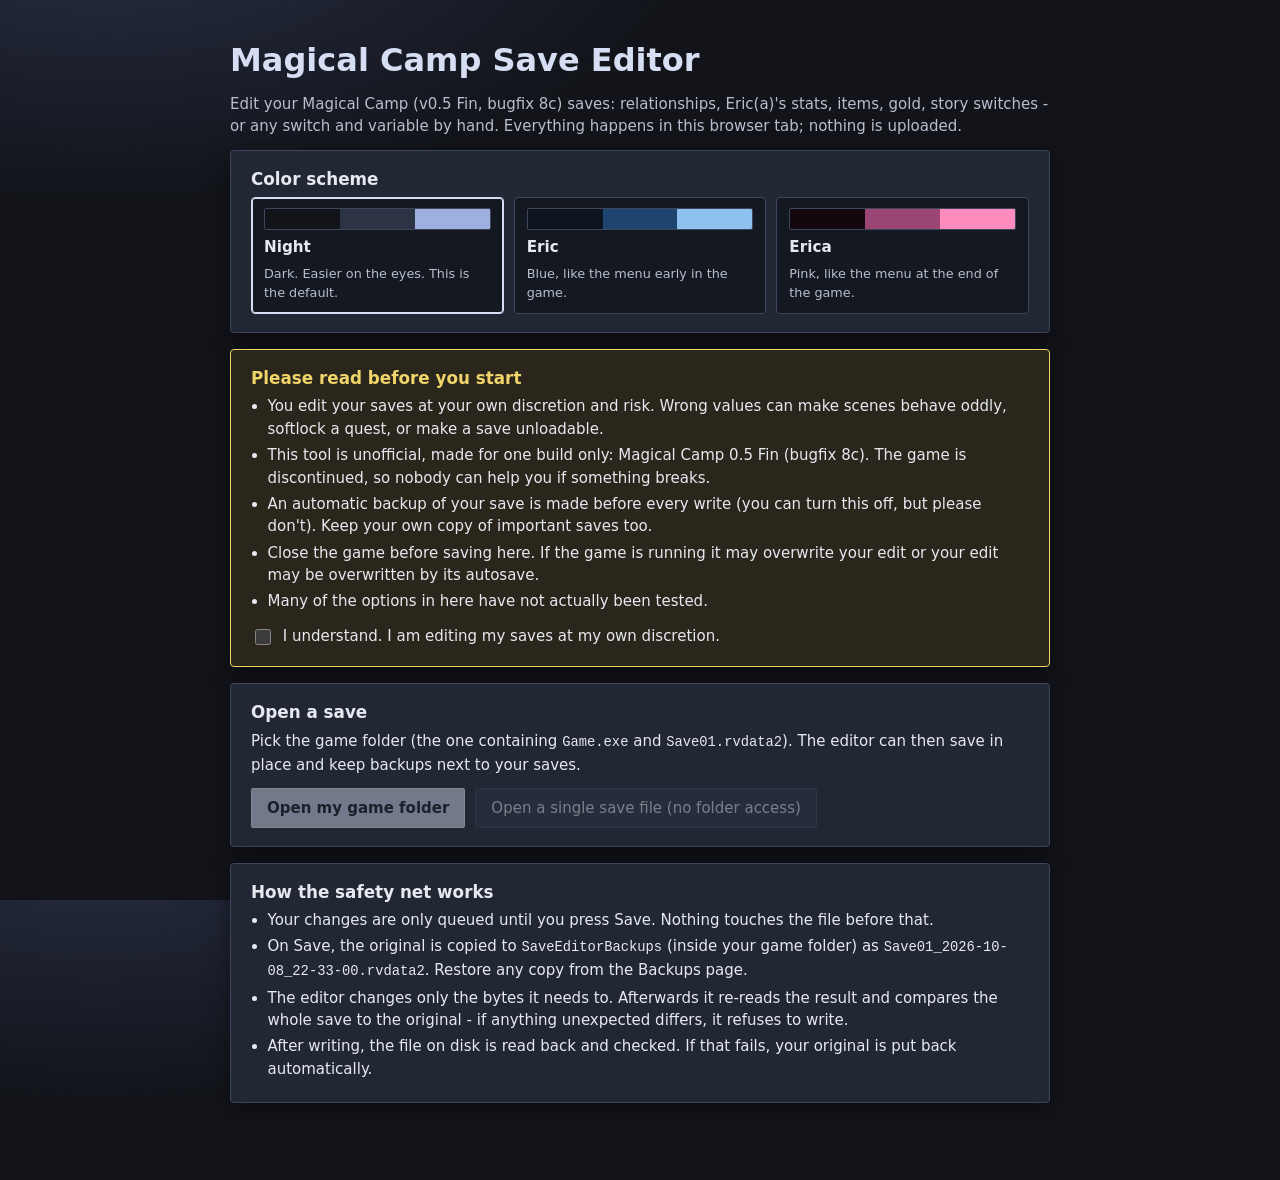
<file: index.html>
<!doctype html>
<html lang="en">
<head>
<meta charset="utf-8">
<meta name="viewport" content="width=device-width, initial-scale=1">
<title>Magical Camp Save Editor</title>
<script>
try {
  var t = localStorage.getItem('mcse_theme');
  document.documentElement.setAttribute('data-theme', (t === 'eric' || t === 'erica' || t === 'night') ? t : 'night');
} catch (e) {
  document.documentElement.setAttribute('data-theme', 'night');
}
</script>
<link rel="stylesheet" href="css/style.css">
</head>
<body>
<div id="app"><noscript>This editor needs JavaScript enabled.</noscript></div>
<div id="toasts" aria-live="polite"></div>

<script src="data/gamedata.js"></script>
<script src="data/curated.js"></script>
<script src="js/marshal.js"></script>
<script src="js/savemodel.js"></script>
<script src="js/storage.js"></script>
<script src="js/app.js"></script>
</body>
</html>
</file>
<file: css/style.css>
:root, [data-theme="night"] {
  /* Default. Dark charcoal, low glare. */
  --bg: #12141a;
  --panel: #222734;
  --panel2: #2c3344;
  --line: #3e465c;
  --text: #e7e9f0;
  --muted: #b7becd;
  --accent: #9eb0e0;
  --accent2: #d5def2;
  --ink: #141820;
  --good: #8fdf9a;
  --warn: #f0d56a;
  --bad: #ff8f8f;
  --glow: #2a3148;
  --field: #141820;
  --chrome: rgba(20, 23, 32, .96);
  --navbg: rgba(14, 16, 24, .9);
  --hover: #3a4258;
  --queued: #3a4664;
  --warnbg: #2a261c;
  --changed: rgba(180, 196, 230, .14);
  --rowline: rgba(190, 200, 220, .18);
  --modal: rgba(8, 10, 14, .72);
  --onbar: #d5def2;
  --shadow: 0 6px 24px rgba(0, 0, 0, .4);
  --radius: 4px;
}
[data-theme="eric"] {
  /* Early-game window: gray fill plus Tone(-34, 0, 68), kept dark enough to read. */
  --bg: #0c1420;
  --panel: #1e4570;
  --panel2: #275688;
  --line: #9ec4ea;
  --text: #f4f8fc;
  --muted: #d5e6f5;
  --accent: #8ec0f0;
  --accent2: #e2f0fc;
  --ink: #0c1c30;
  --good: #8fdf9a;
  --warn: #f0d56a;
  --bad: #ff8f8f;
  --glow: #1a4a86;
  --field: #10243c;
  --chrome: rgba(22, 52, 88, .96);
  --navbg: rgba(10, 20, 36, .88);
  --hover: #32649a;
  --queued: #2a5a90;
  --warnbg: #2a261c;
  --changed: rgba(180, 216, 255, .16);
  --rowline: rgba(180, 210, 240, .28);
  --modal: rgba(6, 12, 22, .72);
  --onbar: #e2f0fc;
  --shadow: 0 6px 24px rgba(4, 10, 20, .45);
}
[data-theme="erica"] {
  /* Full-acceptance window: gray Window.png fill plus Tone(170, 51, 102). */
  --bg: #12080e;
  --panel: #9a4574;
  --panel2: #b25588;
  --line: #f0c6d8;
  --text: #fff8fb;
  --muted: #ffe8f4;
  --accent: #ff8cbc;
  --accent2: #ffd6ea;
  --ink: #3a1024;
  --good: #9dff9a;
  --warn: #ffe566;
  --bad: #ff7a7a;
  --glow: #e26aa0;
  --field: #3a152c;
  --chrome: rgba(122, 47, 88, .96);
  --navbg: rgba(42, 14, 30, .72);
  --hover: #c46a96;
  --queued: #c46a96;
  --warnbg: #3a1828;
  --changed: rgba(255, 214, 234, .16);
  --rowline: rgba(240, 198, 216, .35);
  --modal: rgba(20, 6, 14, .72);
  --onbar: #fff;
  --shadow: 0 6px 24px rgba(40, 8, 24, .45);
}
* { box-sizing: border-box; }
html, body { margin: 0; height: 100%; }
body {
  background: radial-gradient(1100px 560px at 8% -12%, var(--glow) 0%, transparent 55%), var(--bg);
  color: var(--text);
  font: 15px/1.5 "Segoe UI", system-ui, -apple-system, Roboto, sans-serif;
  color-scheme: dark;
}
h1, h2, h3, h4 { margin: 0 0 .4em; line-height: 1.25; }
h2 { font-size: 1.35rem; }
h3 { font-size: 1.05rem; }
p { margin: .3em 0 .8em; }
a { color: var(--accent2); }
code, .mono { font-family: Consolas, "Cascadia Mono", monospace; font-size: .92em; }
button, input, select, textarea { font: inherit; color: inherit; }
.muted { color: var(--muted); }
.small { font-size: .85rem; }
.hidden { display: none !important; }

/* ---------- buttons / inputs ---------- */
.btn {
  background: var(--panel2); border: 1px solid var(--line); color: var(--text);
  padding: .5em 1em; border-radius: 2px; cursor: pointer; transition: .12s;
}
.btn:hover:not(:disabled) { border-color: var(--accent2); background: var(--hover); }
.btn:disabled { opacity: .45; cursor: not-allowed; }
.btn.primary { background: var(--accent2); border: 1px solid #fff; font-weight: 600; color: var(--ink); }
.btn.primary:hover:not(:disabled) { filter: brightness(1.05); }
.btn.ghost { background: transparent; }
.btn.danger { border-color: #ff9a9a; color: #ffd0d0; }
.btn.tiny { padding: .15em .6em; font-size: .82rem; border-radius: 7px; }
input[type=text], input[type=number], input[type=search], select {
  background: var(--field); border: 1px solid var(--line); border-radius: 2px; padding: .4em .6em; min-width: 0; color: var(--text);
}
input:focus, select:focus, .btn:focus-visible { outline: 2px solid var(--accent2); outline-offset: 1px; }
input[type=number] { width: 7.5em; }
input.changed, .row.changed input[type=number], .row.changed input[type=text], .row.changed select.choice { border-color: var(--accent); box-shadow: 0 0 0 1px var(--accent) inset; }
select.choice { max-width: 16rem; }

/* ---------- welcome ---------- */
.welcome { max-width: 860px; margin: 0 auto; padding: 40px 20px 80px; }
.welcome h1 { font-size: 2rem; color: var(--accent2); }
.card { background: var(--panel); border: 1px solid var(--line); border-radius: var(--radius); padding: 18px 20px; box-shadow: var(--shadow); }
.card + .card { margin-top: 16px; }
.warning-box { border-color: var(--warn); background: var(--warnbg); }
.warning-box h3 { color: var(--warn); }
.check { display: flex; gap: .6em; align-items: flex-start; cursor: pointer; }
.check input { margin-top: .3em; width: 1.05em; height: 1.05em; accent-color: var(--accent); }
.steps { margin: .4em 0 0 1.1em; padding: 0; }
.steps li { margin: .25em 0; }
.themes { display: grid; grid-template-columns: repeat(3, 1fr); gap: 10px; }
.theme-pick {
  display: flex; flex-direction: column; gap: 6px; align-items: stretch; text-align: left;
  background: var(--field); color: var(--text); border: 1px solid var(--line);
  border-radius: var(--radius); padding: 10px 12px; cursor: pointer;
}
.theme-pick.on { border-color: var(--accent2); box-shadow: inset 0 0 0 1px var(--accent2); }
.theme-pick:hover { border-color: var(--accent); }
.swatch { display: flex; height: 22px; border-radius: 2px; overflow: hidden; border: 1px solid var(--line); }
.swatch span { flex: 1; }
.swatch.night span:nth-child(1) { background: #12141a; }
.swatch.night span:nth-child(2) { background: #2c3344; }
.swatch.night span:nth-child(3) { background: #9eb0e0; }
.swatch.eric span:nth-child(1) { background: #0c1420; }
.swatch.eric span:nth-child(2) { background: #1e4570; }
.swatch.eric span:nth-child(3) { background: #8ec0f0; }
.swatch.erica span:nth-child(1) { background: #12080e; }
.swatch.erica span:nth-child(2) { background: #9a4574; }
.swatch.erica span:nth-child(3) { background: #ff8cbc; }
.theme-pick b { font-size: .95rem; }
.theme-pick .blurb { color: var(--muted); font-size: .8rem; }
.theme-label { display: inline-flex; align-items: center; gap: 6px; color: var(--muted); font-size: .85rem; white-space: nowrap; }
.pill { display: inline-block; padding: .05em .6em; border-radius: 99px; background: var(--panel2); border: 1px solid var(--line); font-size: .8rem; color: var(--muted); }
.pill.good { color: var(--good); border-color: #3d8a48; }
.pill.warn { color: var(--warn); border-color: #8a7030; }
.pill.bad { color: var(--bad); border-color: #8a3038; }
.pill.acc { color: var(--accent2); border-color: var(--line); }

.slots { display: grid; grid-template-columns: repeat(auto-fill, minmax(230px, 1fr)); gap: 12px; margin-top: 12px; }
.slot { text-align: left; background: var(--panel2); border: 1px solid var(--line); border-radius: var(--radius); padding: 12px 14px; cursor: pointer; }
.slot:hover { border-color: var(--accent); transform: translateY(-1px); }
.slot b { font-size: 1.05rem; }
.slot .meta { color: var(--muted); font-size: .85rem; margin-top: 4px; }

/* ---------- main layout ---------- */
.shell { display: grid; grid-template-columns: 240px 1fr; grid-template-rows: auto 1fr auto; height: 100vh; }
.topbar { grid-column: 1 / 3; display: flex; align-items: center; gap: 14px; padding: 10px 18px; border-bottom: 2px solid var(--line); background: var(--chrome); backdrop-filter: blur(6px); }
.brand { font-weight: 700; letter-spacing: .3px; color: var(--accent2); }
.topbar .spacer { flex: 1; }
.seg { display: inline-flex; border: 1px solid var(--line); border-radius: 10px; overflow: hidden; }
.seg button { background: transparent; border: 0; padding: .4em 1em; cursor: pointer; color: var(--muted); }
.seg button.on { background: var(--accent2); color: var(--ink); font-weight: 600; }
.nav { padding: 14px 10px; border-right: 2px solid var(--line); overflow: auto; background: var(--navbg); }
.nav h4 { color: var(--muted); font-size: .72rem; letter-spacing: .12em; text-transform: uppercase; margin: 14px 8px 6px; }
.nav button { display: flex; width: 100%; align-items: center; gap: .6em; text-align: left; background: transparent; border: 0; color: var(--text); padding: .55em .8em; border-radius: 9px; cursor: pointer; }
.nav button:hover { background: var(--panel2); }
.nav button.on { background: var(--panel2); box-shadow: inset 3px 0 0 var(--onbar); }
.nav .badge { margin-left: auto; background: var(--accent2); color: var(--ink); font-size: .72rem; font-weight: 700; border-radius: 99px; padding: 0 .55em; }
.content { overflow: auto; padding: 22px 28px 40px; }
.content > .page { max-width: 1000px; margin: 0 auto; }
.pagehead { margin-bottom: 14px; }
.pagehead p { color: var(--muted); max-width: 70ch; }

.bar { grid-column: 1 / 3; display: flex; align-items: center; gap: 14px; flex-wrap: wrap; padding: 10px 18px; border-top: 2px solid var(--line); background: var(--chrome); }
.bar .count { font-weight: 600; }
.bar .count.zero { color: var(--muted); font-weight: 400; }
.bar .check { align-items: center; }
.bar .spacer { flex: 1; }

/* ---------- rows ---------- */
.row { display: grid; grid-template-columns: minmax(150px, 1.2fr) minmax(0, 2fr) auto; gap: 8px 14px; align-items: center; padding: 10px 12px; border-bottom: 1px solid var(--rowline); }
.row:last-child { border-bottom: 0; }
.row.changed { background: var(--changed); }
.row .name { font-weight: 600; }
.row .desc { color: var(--muted); font-size: .88rem; }
.row .ctl { display: flex; align-items: center; gap: 6px; justify-content: flex-end; flex-wrap: wrap; }
.listcard { background: var(--panel); border: 1px solid var(--line); border-radius: var(--radius); padding: 4px 6px; margin-bottom: 18px; }
.listcard h3 { padding: 10px 12px 2px; }
.listcard h3.toggle-group { color: var(--accent2); font-size: .78rem; letter-spacing: .1em; text-transform: uppercase; }
.stepper { display: inline-flex; align-items: center; gap: 4px; }
.stepper button { width: 2em; height: 2em; border-radius: 8px; border: 1px solid var(--line); background: var(--panel2); cursor: pointer; }
.stepper button:hover { border-color: var(--accent2); }
.hint { font-size: .8rem; color: var(--muted); }
.hint.warn { color: var(--warn); }

.toggle { display: inline-block; position: relative; width: 48px; height: 26px; flex: none; }
.toggle input { position: absolute; inset: 0; opacity: 0; cursor: pointer; margin: 0; width: 100%; height: 100%; z-index: 2; }
.toggle .track { position: absolute; inset: 0; background: var(--field); border-radius: 99px; transition: .15s; }
.toggle .track::after { content: ""; position: absolute; left: 3px; top: 3px; width: 20px; height: 20px; border-radius: 50%; background: #fff; transition: .15s; }
.toggle input:checked + .track { background: var(--accent); }
.toggle input:checked + .track::after { left: 25px; }
.toggle input:focus-visible + .track { outline: 2px solid var(--accent2); outline-offset: 2px; }

.grid2 { display: grid; grid-template-columns: repeat(auto-fit, minmax(260px, 1fr)); gap: 14px; }
.stat { background: var(--panel2); border-radius: 10px; padding: 10px 14px; border: 1px solid var(--line); }
.stat .k { color: var(--muted); font-size: .8rem; }
.stat .v { font-size: 1.25rem; font-weight: 600; }

/* ---------- items ---------- */
.toolbar { display: flex; flex-wrap: wrap; gap: 8px; align-items: center; margin-bottom: 12px; }
.toolbar input[type=search] { flex: 1 1 220px; }
.tabs { display: flex; flex-wrap: wrap; gap: 6px; }
.tabs button { border: 1px solid var(--line); background: transparent; color: var(--muted); padding: .3em .9em; border-radius: 99px; cursor: pointer; }
.tabs button.on { background: var(--panel2); color: var(--text); border-color: var(--accent); }
.items { display: grid; grid-template-columns: repeat(auto-fill, minmax(290px, 1fr)); gap: 10px; }
.item { background: var(--panel); border: 1px solid var(--line); border-radius: var(--radius); padding: 10px 12px; display: flex; flex-direction: column; gap: 6px; }
.item.queued { border-color: var(--accent2); background: var(--queued); }
.item .t { display: flex; gap: 8px; align-items: baseline; justify-content: space-between; }
.item .t b { word-break: break-word; }
.item .d { color: var(--muted); font-size: .84rem; white-space: pre-line; flex: 1; }
.item .act { display: flex; gap: 6px; align-items: center; }
.item .act input[type=number] { width: 5em; }
.item .tip { color: var(--warn); font-size: .82rem; }
.more { text-align: center; margin: 14px 0; }

/* ---------- manual ---------- */
.mrow { border-bottom: 1px solid var(--rowline); padding: 8px 10px; }
.mrow.changed { background: var(--changed); }
.mrow .head { display: grid; grid-template-columns: 4.2em minmax(120px, 1fr) auto auto; gap: 10px; align-items: center; }
.mrow .id { color: var(--muted); font-family: Consolas, monospace; }
.mrow .nm { font-weight: 600; word-break: break-word; }
.mrow .info { margin: 6px 0 2px 0; font-size: .85rem; color: var(--muted); }
.mrow details { margin-left: 4.8em; }
.mrow .ctl { display: inline-flex; align-items: center; gap: 8px; }
.mrow .info div { margin: 2px 0; }
.mrow details > summary { cursor: pointer; color: var(--accent2); font-size: .82rem; list-style: none; }
.mrow details > summary::-webkit-details-marker { display: none; }
.explain { border-left: 3px solid var(--accent2); }
.explain ul { margin: .3em 0 0 1.1em; padding: 0; }

/* ---------- review drawer ---------- */
.drawer { position: fixed; right: 18px; bottom: 70px; width: min(520px, calc(100vw - 36px)); max-height: 60vh; overflow: auto; background: var(--panel); border: 1px solid var(--accent); border-radius: 14px; box-shadow: var(--shadow); padding: 12px 14px; z-index: 20; }
.drawer .line { display: flex; gap: 10px; align-items: center; padding: 5px 0; border-bottom: 1px solid var(--rowline); }
.drawer .line .what { flex: 1; }
.drawer .arrow { color: var(--accent); }

/* ---------- toasts ---------- */
#toasts { position: fixed; top: 14px; right: 14px; display: flex; flex-direction: column; gap: 8px; z-index: 50; max-width: min(440px, calc(100vw - 28px)); }
.toast { background: var(--panel); border: 1px solid var(--line); border-left: 4px solid var(--good); border-radius: 10px; padding: 10px 14px; box-shadow: var(--shadow); animation: pop .2s ease; }
.toast.err { border-left-color: var(--bad); }
.toast.warn { border-left-color: var(--warn); }
@keyframes pop { from { opacity: 0; transform: translateY(-6px); } to { opacity: 1; transform: none; } }

.modal-bg { position: fixed; inset: 0; background: var(--modal); display: flex; align-items: center; justify-content: center; z-index: 40; padding: 20px; }
.modal { background: var(--panel); border: 1px solid var(--line); border-radius: 14px; padding: 20px; max-width: 560px; width: 100%; box-shadow: var(--shadow); max-height: 90vh; overflow: auto; }
.modal .actions { display: flex; gap: 10px; justify-content: flex-end; margin-top: 14px; flex-wrap: wrap; }

@media (max-width: 800px) {
  .shell { grid-template-columns: 1fr; }
  .topbar, .bar { grid-column: 1; }
  .nav { display: flex; overflow-x: auto; border-right: 0; border-bottom: 1px solid var(--line); padding: 6px; }
  .nav h4 { display: none; }
  .nav button { white-space: nowrap; width: auto; }
  .row { grid-template-columns: 1fr; }
  .row .ctl { justify-content: flex-start; }
  .themes { grid-template-columns: 1fr; }
}
</file>
